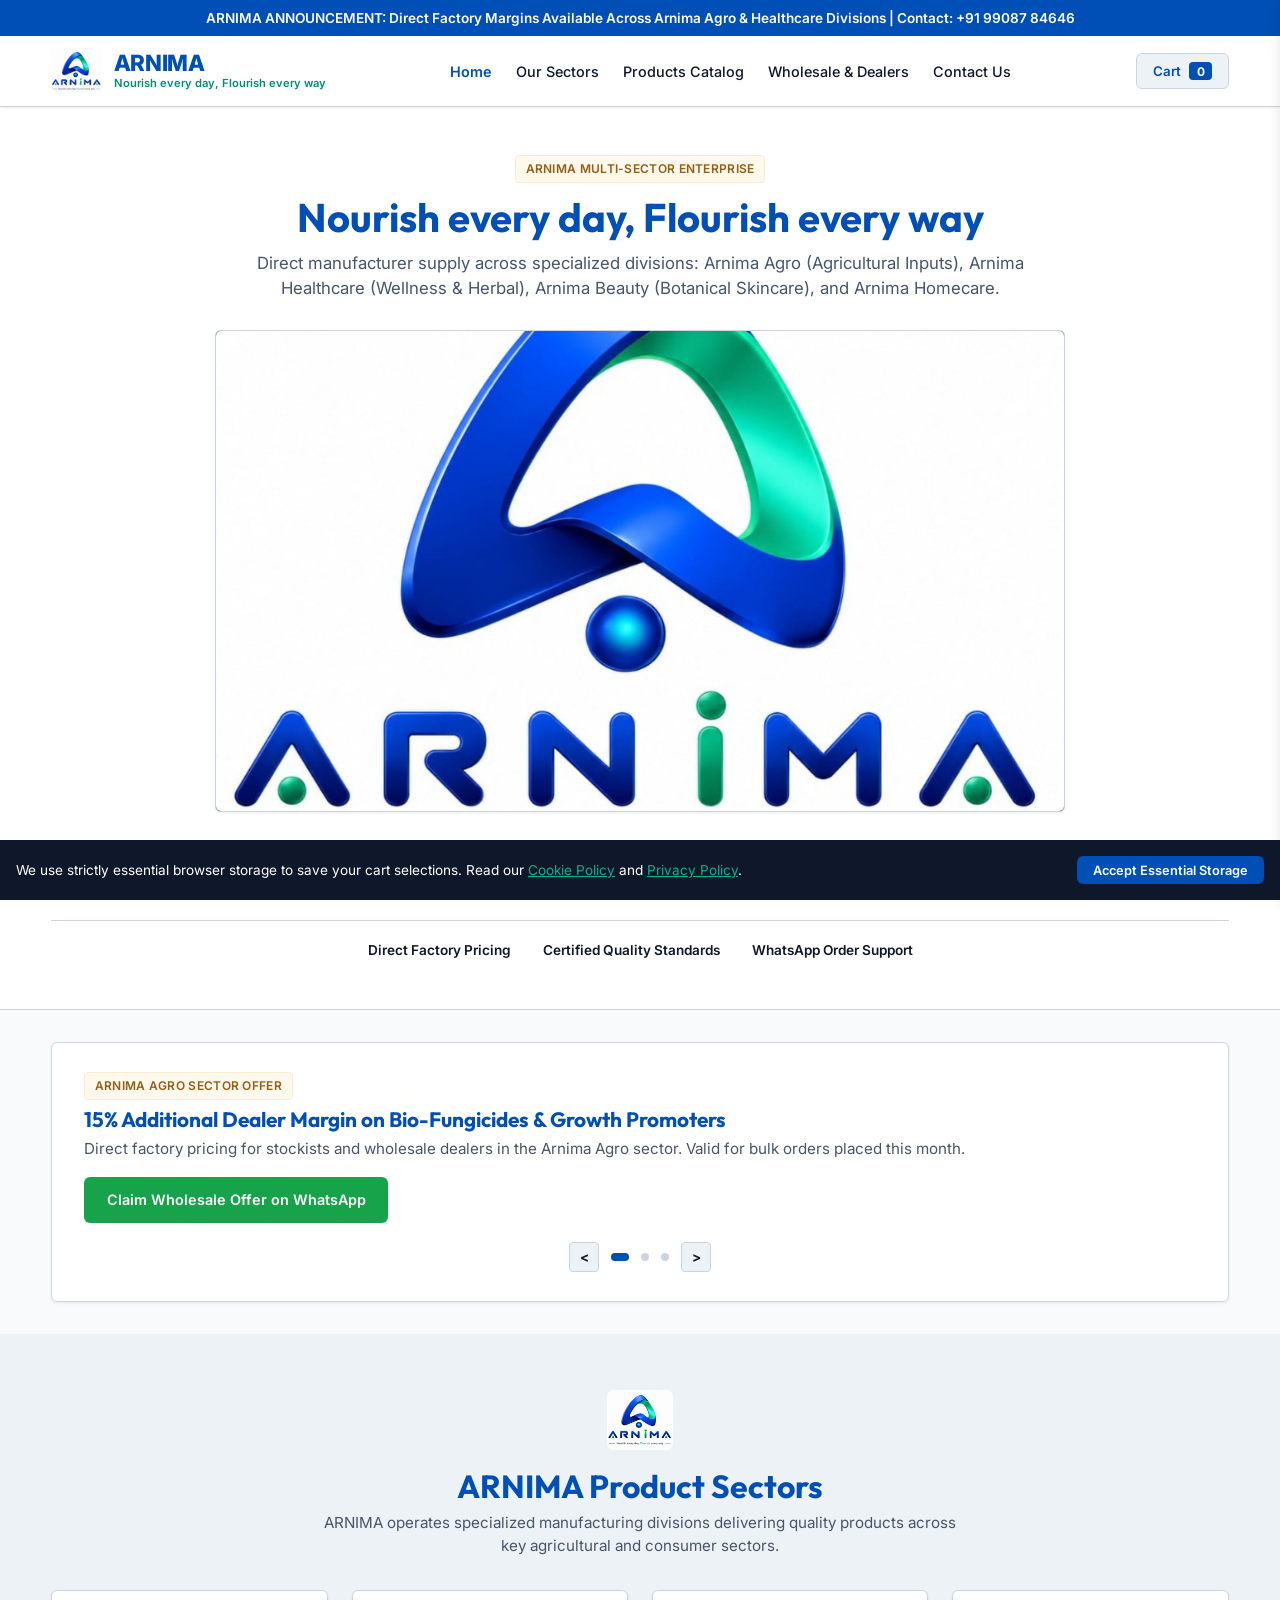
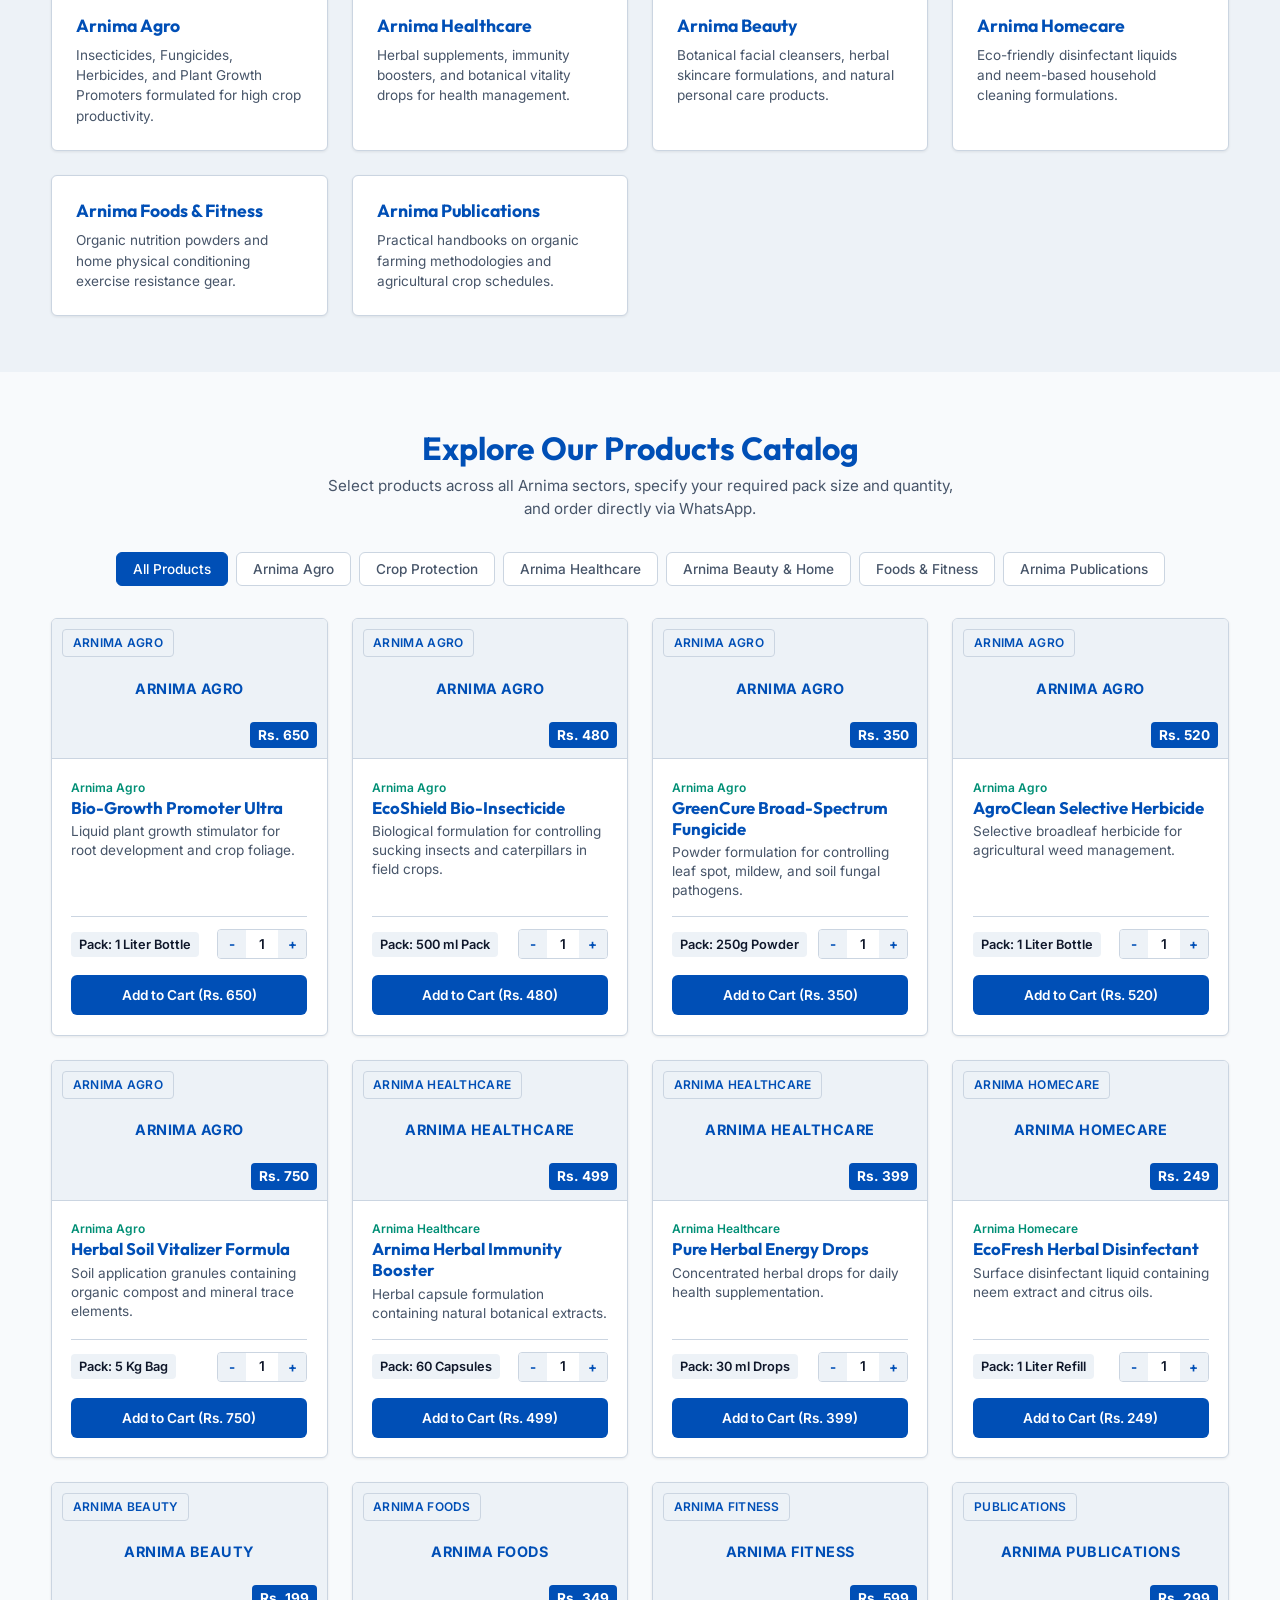
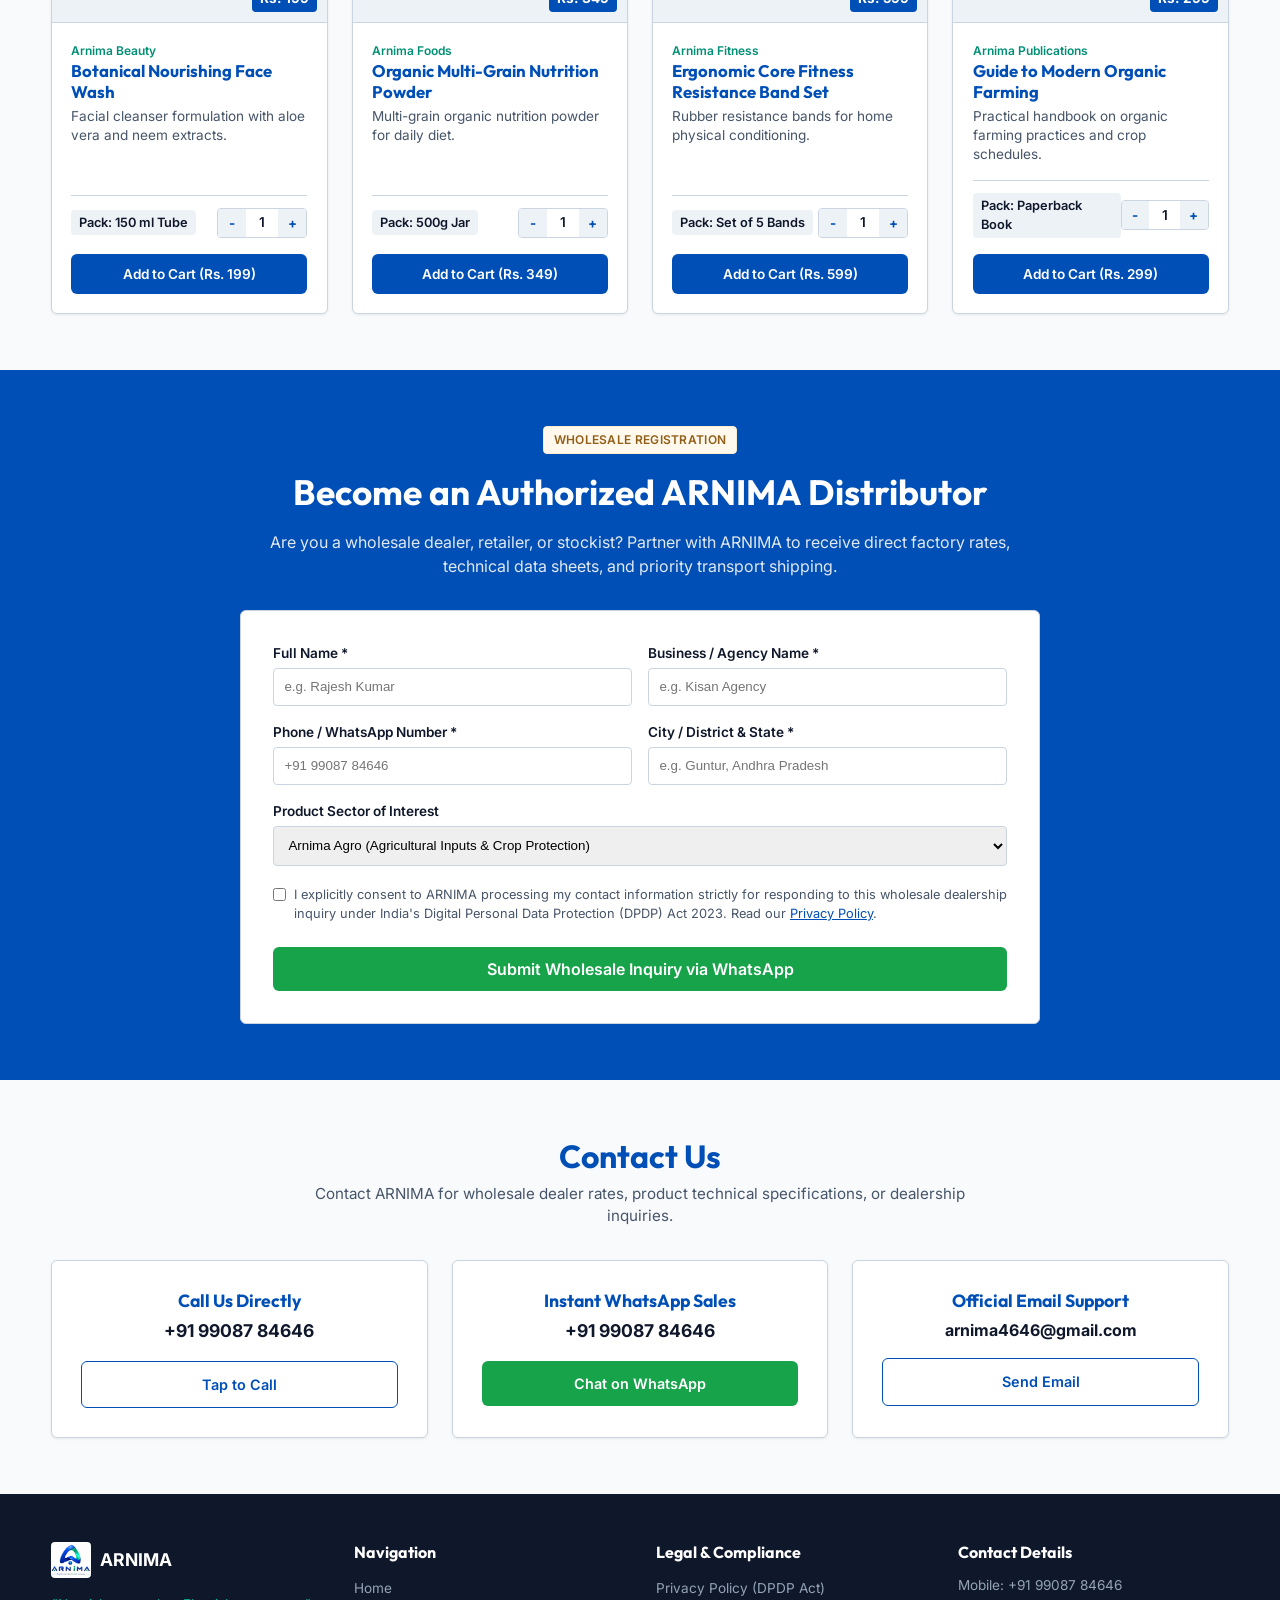
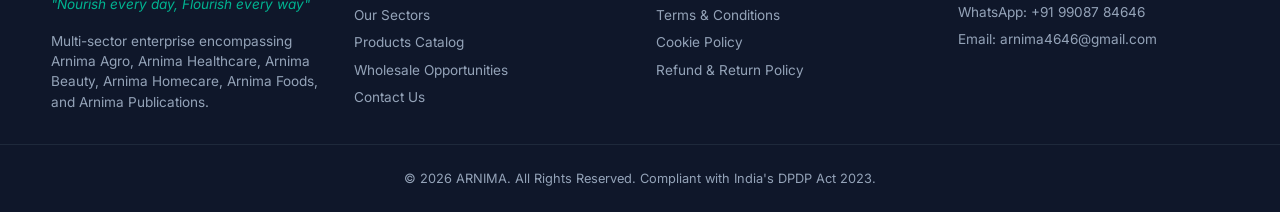
<file: index.html>
<!DOCTYPE html>
<html lang="en">
<head>
  <meta charset="UTF-8">
  <meta name="viewport" content="width=device-width, initial-scale=1.0">
  <title>ARNIMA | Nourish every day, Flourish every way</title>
  <meta name="description" content="ARNIMA is a multi-sector enterprise featuring Arnima Agro, Arnima Healthcare, Arnima Beauty, Arnima Homecare, Arnima Foods, and Arnima Publications. Direct manufacturer pricing across India.">
  <link rel="icon" type="image/jpeg" href="assets/arnima_logo.jpg">
  <link rel="stylesheet" href="styles.css">
</head>
<body>

  <!-- 1. Top Announcement Bar -->
  <div class="top-ticker-bar">
    <div id="top-ticker-content" class="ticker-content">
      ARNIMA ANNOUNCEMENT: Direct Factory Margins Available Across Arnima Agro & Healthcare Divisions | Contact: +91 99087 84646
    </div>
  </div>

  <!-- 2. Sticky Header & Navigation -->
  <header class="header">
    <div class="container nav-container">
      <a href="#home" class="logo-link" aria-label="ARNIMA Homepage">
        <img src="assets/arnima_logo.jpg" alt="ARNIMA Official Logo" class="logo-img">
        <div class="logo-text-group">
          <span class="logo-brand-name">ARNIMA</span>
          <span class="logo-tagline-text">Nourish every day, Flourish every way</span>
        </div>
      </a>

      <nav aria-label="Primary Navigation">
        <ul class="nav-links">
          <li><a href="#home" class="nav-link active">Home</a></li>
          <li><a href="#sectors" class="nav-link">Our Sectors</a></li>
          <li><a href="#products" class="nav-link">Products Catalog</a></li>
          <li><a href="#distributor" class="nav-link">Wholesale & Dealers</a></li>
          <li><a href="#contact" class="nav-link">Contact Us</a></li>
        </ul>
      </nav>

      <button id="cart-trigger" class="cart-btn-trigger" aria-label="Open Order Cart">
        <span>Cart</span>
        <span id="cart-count-badge" class="cart-badge-count">0</span>
      </button>
    </div>
  </header>

  <!-- 3. Hero Section -->
  <section id="home" class="hero">
    <div class="container">
      <div class="hero-header">
        <span class="badge badge-gold">ARNIMA MULTI-SECTOR ENTERPRISE</span>
        <h1>Nourish every day, Flourish every way</h1>
        <p class="hero-subtitle">
          Direct manufacturer supply across specialized divisions: Arnima Agro (Agricultural Inputs), Arnima Healthcare (Wellness & Herbal), Arnima Beauty (Botanical Skincare), and Arnima Homecare.
        </p>
      </div>

      <!-- Centered Video Player Container -->
      <div class="hero-video-wrapper">
        <video id="hero-intro-video" class="hero-video-player" autoplay loop muted playsinline poster="assets/arnima_logo.jpg" aria-label="ARNIMA Brand Video">
          <source src="assets/arnima_intro.mp4" type="video/mp4">
          <!-- Fallback Visual Card -->
          <div class="video-fallback-card">
            <img src="assets/arnima_logo.jpg" alt="ARNIMA Official Logo" style="height: 90px; width: auto; margin-bottom: 1rem; border-radius: 6px;">
            <h2 style="color: #ffffff; margin-bottom: 0.5rem;">ARNIMA Corporate Overview</h2>
            <p style="color: #94a3b8; max-width: 500px; font-size: 0.95rem; margin-bottom: 1.5rem;">
              Pioneering innovation across agriculture, healthcare, skincare, and household products.
            </p>
            <button class="btn btn-whatsapp" onclick="document.getElementById('products').scrollIntoView({behavior: 'smooth'})">
              Browse Products Catalog
            </button>
          </div>
        </video>
      </div>

      <div class="hero-actions" style="justify-content: center; display: flex; gap: 1rem;">
        <a href="#products" class="btn btn-primary">Browse Product Catalog</a>
        <a href="#distributor" class="btn btn-outline">Become a Distributor</a>
      </div>

      <div class="hero-trust-bar">
        <div class="trust-item">
          <span>Direct Factory Pricing</span>
        </div>
        <div class="trust-item">
          <span>Certified Quality Standards</span>
        </div>
        <div class="trust-item">
          <span>WhatsApp Order Support</span>
        </div>
      </div>
    </div>
  </section>

  <!-- 4. Featured Offers & Highlights Slider Section -->
  <section class="offer-slider-section">
    <div class="container">
      <div class="offer-card-container">
        <!-- Slide 1 -->
        <div class="offer-slide active" data-index="0">
          <div class="offer-slide-content">
            <div class="offer-info">
              <span class="badge badge-gold">ARNIMA AGRO SECTOR OFFER</span>
              <h3>15% Additional Dealer Margin on Bio-Fungicides & Growth Promoters</h3>
              <p class="offer-desc">
                Direct factory pricing for stockists and wholesale dealers in the Arnima Agro sector. Valid for bulk orders placed this month.
              </p>
              <a href="https://wa.me/919908784646?text=Hi%20Arnima!%20I%20am%20interested%20in%20the%2015%25%20Additional%20Dealer%20Margin%20Offer." target="_blank" class="btn btn-whatsapp">
                Claim Wholesale Offer on WhatsApp
              </a>
            </div>
          </div>
        </div>

        <!-- Slide 2 -->
        <div class="offer-slide" data-index="1">
          <div class="offer-slide-content">
            <div class="offer-info">
              <span class="badge badge-primary">FREIGHT SHIPPING</span>
              <h3>Free Freight Shipping on Wholesale Orders Above 50 Units</h3>
              <p class="offer-desc">
                Direct warehouse dispatch to your city stockist location across all Arnima product sectors.
              </p>
              <a href="https://wa.me/919908784646?text=Hi%20Arnima!%20I%20want%20to%20inquire%20about%20Free%20Freight%20Shipping%20for%20bulk%20orders." target="_blank" class="btn btn-whatsapp">
                Inquire Transport Freight
              </a>
            </div>
          </div>
        </div>

        <!-- Slide 3 -->
        <div class="offer-slide" data-index="2">
          <div class="offer-slide-content">
            <div class="offer-info">
              <span class="badge badge-gold">ARNIMA HEALTHCARE & BEAUTY</span>
              <h3>Herbal Immunity & Botanical Skincare Formulations Batch Live</h3>
              <p class="offer-desc">
                100% botanical formulations for personal care and daily wellness.
              </p>
              <a href="#products" class="btn btn-primary">
                View Product Details
              </a>
            </div>
          </div>
        </div>

        <!-- Slider Controls -->
        <div class="offer-nav-controls">
          <button class="slider-arrow-btn" onclick="prevOfferSlide()" aria-label="Previous Slide">&lt;</button>
          <span class="slider-dot active" onclick="goToOfferSlide(0)" role="button" aria-label="Slide 1"></span>
          <span class="slider-dot" onclick="goToOfferSlide(1)" role="button" aria-label="Slide 2"></span>
          <span class="slider-dot" onclick="goToOfferSlide(2)" role="button" aria-label="Slide 3"></span>
          <button class="slider-arrow-btn" onclick="nextOfferSlide()" aria-label="Next Slide">&gt;</button>
        </div>
      </div>
    </div>
  </section>

  <!-- 5. Our Sectors Showcase Section -->
  <section id="sectors" class="section" style="background-color: var(--bg-alt);">
    <div class="container">
      <div style="text-align: center; margin-bottom: 2rem;">
        <img src="assets/arnima_logo.jpg" alt="ARNIMA Brand Emblem" style="height: 60px; margin: 0 auto 1rem; border-radius: 6px;">
        <h2 class="section-title">ARNIMA Product Sectors</h2>
        <p class="section-desc">
          ARNIMA operates specialized manufacturing divisions delivering quality products across key agricultural and consumer sectors.
        </p>
      </div>

      <div class="sector-grid">
        <div class="sector-card">
          <h3 class="sector-card-title">Arnima Agro</h3>
          <p style="font-size: 0.85rem; color: var(--text-muted);">
            Insecticides, Fungicides, Herbicides, and Plant Growth Promoters formulated for high crop productivity.
          </p>
        </div>

        <div class="sector-card">
          <h3 class="sector-card-title">Arnima Healthcare</h3>
          <p style="font-size: 0.85rem; color: var(--text-muted);">
            Herbal supplements, immunity boosters, and botanical vitality drops for health management.
          </p>
        </div>

        <div class="sector-card">
          <h3 class="sector-card-title">Arnima Beauty</h3>
          <p style="font-size: 0.85rem; color: var(--text-muted);">
            Botanical facial cleansers, herbal skincare formulations, and natural personal care products.
          </p>
        </div>

        <div class="sector-card">
          <h3 class="sector-card-title">Arnima Homecare</h3>
          <p style="font-size: 0.85rem; color: var(--text-muted);">
            Eco-friendly disinfectant liquids and neem-based household cleaning formulations.
          </p>
        </div>

        <div class="sector-card">
          <h3 class="sector-card-title">Arnima Foods & Fitness</h3>
          <p style="font-size: 0.85rem; color: var(--text-muted);">
            Organic nutrition powders and home physical conditioning exercise resistance gear.
          </p>
        </div>

        <div class="sector-card">
          <h3 class="sector-card-title">Arnima Publications</h3>
          <p style="font-size: 0.85rem; color: var(--text-muted);">
            Practical handbooks on organic farming methodologies and agricultural crop schedules.
          </p>
        </div>
      </div>
    </div>
  </section>

  <!-- 6. Interactive Product Catalog Section -->
  <section id="products" class="section">
    <div class="container">
      <h2 class="section-title">Explore Our Products Catalog</h2>
      <p class="section-desc">
        Select products across all Arnima sectors, specify your required pack size and quantity, and order directly via WhatsApp.
      </p>

      <!-- Category Filter Tabs -->
      <div id="category-tabs" class="category-tabs" role="tablist" aria-label="Product Category Tabs">
        <button class="tab-btn active" data-category="all" role="tab">All Products</button>
        <button class="tab-btn" data-category="agro" role="tab">Arnima Agro</button>
        <button class="tab-btn" data-category="crop-protection" role="tab">Crop Protection</button>
        <button class="tab-btn" data-category="wellness" role="tab">Arnima Healthcare</button>
        <button class="tab-btn" data-category="personal-home" role="tab">Arnima Beauty & Home</button>
        <button class="tab-btn" data-category="food-fitness" role="tab">Foods & Fitness</button>
        <button class="tab-btn" data-category="books" role="tab">Arnima Publications</button>
      </div>

      <!-- Product Cards Container -->
      <div id="product-grid" class="product-grid">
        <!-- Injected via app.js -->
      </div>
    </div>
  </section>

  <!-- 7. Wholesale & Distributor Inquiry Section -->
  <section id="distributor" class="section" style="background-color: var(--primary); color: #ffffff;">
    <div class="container" style="max-width: 800px; text-align: center;">
      <span class="badge badge-gold" style="margin-bottom: 1rem;">WHOLESALE REGISTRATION</span>
      <h2 style="color: #ffffff; font-size: 2.2rem; margin-bottom: 1rem;">Become an Authorized ARNIMA Distributor</h2>
      <p style="color: #e2e8f0; margin-bottom: 2rem; font-size: 1rem;">
        Are you a wholesale dealer, retailer, or stockist? Partner with ARNIMA to receive direct factory rates, technical data sheets, and priority transport shipping.
      </p>

      <form id="distributor-form" style="background: #ffffff; color: var(--text-dark); padding: 2rem; border-radius: var(--radius-md); border: 1px solid var(--border-color); text-align: left;">
        <div style="display: grid; grid-template-columns: 1fr 1fr; gap: 1rem; margin-bottom: 1rem;">
          <div>
            <label for="dealer-name" style="font-size: 0.85rem; font-weight: 600; display: block; margin-bottom: 0.3rem;">Full Name *</label>
            <input type="text" id="dealer-name" required placeholder="e.g. Rajesh Kumar" style="width: 100%; padding: 0.65rem; border-radius: var(--radius-sm); border: 1px solid var(--border-color);">
          </div>
          <div>
            <label for="dealer-business" style="font-size: 0.85rem; font-weight: 600; display: block; margin-bottom: 0.3rem;">Business / Agency Name *</label>
            <input type="text" id="dealer-business" required placeholder="e.g. Kisan Agency" style="width: 100%; padding: 0.65rem; border-radius: var(--radius-sm); border: 1px solid var(--border-color);">
          </div>
        </div>

        <div style="display: grid; grid-template-columns: 1fr 1fr; gap: 1rem; margin-bottom: 1rem;">
          <div>
            <label for="dealer-phone" style="font-size: 0.85rem; font-weight: 600; display: block; margin-bottom: 0.3rem;">Phone / WhatsApp Number *</label>
            <input type="tel" id="dealer-phone" required placeholder="+91 99087 84646" style="width: 100%; padding: 0.65rem; border-radius: var(--radius-sm); border: 1px solid var(--border-color);">
          </div>
          <div>
            <label for="dealer-location" style="font-size: 0.85rem; font-weight: 600; display: block; margin-bottom: 0.3rem;">City / District & State *</label>
            <input type="text" id="dealer-location" required placeholder="e.g. Guntur, Andhra Pradesh" style="width: 100%; padding: 0.65rem; border-radius: var(--radius-sm); border: 1px solid var(--border-color);">
          </div>
        </div>

        <div style="margin-bottom: 1.2rem;">
          <label for="dealer-interest" style="font-size: 0.85rem; font-weight: 600; display: block; margin-bottom: 0.3rem;">Product Sector of Interest</label>
          <select id="dealer-interest" style="width: 100%; padding: 0.65rem; border-radius: var(--radius-sm); border: 1px solid var(--border-color);">
            <option value="Arnima Agro (Agricultural Inputs & Crop Protection)">Arnima Agro (Agricultural Inputs & Crop Protection)</option>
            <option value="Arnima Healthcare & Beauty">Arnima Healthcare & Beauty</option>
            <option value="All ARNIMA Sectors (Agro + Consumer)">All ARNIMA Sectors (Agro + Consumer)</option>
          </select>
        </div>

        <!-- Explicit Data Processing Consent under India DPDP Act 2023 -->
        <div style="margin-bottom: 1.5rem; font-size: 0.8rem; color: var(--text-muted); display: flex; gap: 0.5rem; align-items: flex-start;">
          <input type="checkbox" id="dealer-dpdp-consent" required style="margin-top: 3px;">
          <label for="dealer-dpdp-consent">
            I explicitly consent to ARNIMA processing my contact information strictly for responding to this wholesale dealership inquiry under India's Digital Personal Data Protection (DPDP) Act 2023. Read our <a href="privacy-policy.html" target="_blank" style="color: var(--primary); text-decoration: underline;">Privacy Policy</a>.
          </label>
        </div>

        <button type="submit" class="btn btn-whatsapp" style="width: 100%; font-size: 1rem;">
          Submit Wholesale Inquiry via WhatsApp
        </button>
      </form>
    </div>
  </section>

  <!-- 8. Dedicated Contact Us Section -->
  <section id="contact" class="section">
    <div class="container">
      <h2 class="section-title">Contact Us</h2>
      <p class="section-desc">
        Contact ARNIMA for wholesale dealer rates, product technical specifications, or dealership inquiries.
      </p>

      <div class="contact-grid">
        <!-- Phone Card -->
        <div class="contact-card">
          <h3 class="contact-card-title">Call Us Directly</h3>
          <p style="font-size: 1.1rem; font-weight: 700; color: var(--text-dark); margin-bottom: 1rem;">+91 99087 84646</p>
          <a href="tel:9908784646" class="btn btn-outline" style="width: 100%;">
            Tap to Call
          </a>
        </div>

        <!-- WhatsApp Card -->
        <div class="contact-card">
          <h3 class="contact-card-title">Instant WhatsApp Sales</h3>
          <p style="font-size: 1.1rem; font-weight: 700; color: var(--text-dark); margin-bottom: 1rem;">+91 99087 84646</p>
          <a href="https://wa.me/919908784646?text=Hi%20Arnima!%20I%20have%20a%20query." target="_blank" class="btn btn-whatsapp" style="width: 100%;">
            Chat on WhatsApp
          </a>
        </div>

        <!-- Email Card -->
        <div class="contact-card">
          <h3 class="contact-card-title">Official Email Support</h3>
          <p style="font-size: 1rem; font-weight: 700; color: var(--text-dark); margin-bottom: 1rem;">arnima4646@gmail.com</p>
          <a href="mailto:arnima4646@gmail.com" class="btn btn-outline" style="width: 100%;">
            Send Email
          </a>
        </div>
      </div>
    </div>
  </section>

  <!-- 9. Cart Drawer (Slide-Over Modal) -->
  <div id="cart-overlay" class="cart-drawer-overlay"></div>
  <aside id="cart-drawer" class="cart-drawer" aria-label="Shopping Cart">
    <div class="cart-header">
      <div style="display: flex; align-items: center; gap: 0.5rem;">
        <img src="assets/arnima_logo.jpg" alt="ARNIMA Logo" style="height: 24px; border-radius: 3px;">
        <h3>Your Order - ARNIMA</h3>
      </div>
      <button id="cart-close" class="cart-close-btn" aria-label="Close Shopping Cart">&times;</button>
    </div>

    <div id="cart-body" class="cart-body">
      <!-- Items dynamically populated via app.js -->
    </div>

    <div class="cart-footer">
      <div class="cart-buyer-type">
        <label for="buyer-type-select">I am ordering as a:</label>
        <select id="buyer-type-select" class="cart-buyer-select">
          <option value="Individual Buyer (B2C)">Individual Buyer</option>
          <option value="Wholesale Distributor / Stockist (B2B)">Wholesale Distributor / Stockist</option>
        </select>
      </div>

      <div style="display: flex; justify-content: space-between; align-items: center; margin-bottom: 1rem; font-weight: 700; font-size: 1.1rem; color: var(--primary); background: #ffffff; padding: 0.6rem 1rem; border-radius: var(--radius-sm); border: 1px solid var(--border-color);">
        <span>Estimated Total:</span>
        <span id="cart-total-amount" style="color: var(--secondary); font-size: 1.2rem;">Rs.0</span>
      </div>

      <button id="send-whatsapp-order" class="btn btn-whatsapp" style="width: 100%;">
        Place Order on WhatsApp (+91 99087 84646)
      </button>
    </div>
  </aside>

  <!-- 10. Cookie Consent Banner -->
  <div id="cookie-banner" style="position: fixed; bottom: 0; left: 0; width: 100%; background: #0f172a; color: #ffffff; padding: 1rem; z-index: 3000; box-shadow: var(--shadow-lg); display: flex; justify-content: space-between; align-items: center; flex-wrap: wrap; gap: 1rem; font-size: 0.85rem;">
    <div>
      We use strictly essential browser storage to save your cart selections. Read our <a href="cookie-policy.html" style="color: var(--accent); text-decoration: underline;">Cookie Policy</a> and <a href="privacy-policy.html" style="color: var(--accent); text-decoration: underline;">Privacy Policy</a>.
    </div>
    <button id="accept-cookies-btn" class="btn btn-primary" style="padding: 0.4rem 1rem; font-size: 0.8rem;">
      Accept Essential Storage
    </button>
  </div>

  <!-- 11. Legal Footer -->
  <footer style="background-color: #0f172a; color: #94a3b8; padding: 3rem 0 1.5rem;">
    <div class="container" style="display: grid; grid-template-columns: repeat(auto-fit, minmax(200px, 1fr)); gap: 2rem; margin-bottom: 2rem;">
      <div>
        <div style="display: flex; align-items: center; gap: 0.6rem; margin-bottom: 1rem;">
          <img src="assets/arnima_logo.jpg" alt="ARNIMA Official Logo" style="height: 36px; border-radius: 4px;">
          <span style="color: #ffffff; font-weight: 700; font-size: 1.1rem;">ARNIMA</span>
        </div>
        <p style="font-size: 0.85rem; font-style: italic; color: var(--accent); margin-bottom: 1rem;">"Nourish every day, Flourish every way"</p>
        <p style="font-size: 0.85rem;">Multi-sector enterprise encompassing Arnima Agro, Arnima Healthcare, Arnima Beauty, Arnima Homecare, Arnima Foods, and Arnima Publications.</p>
      </div>

      <div>
        <h4 style="color: #ffffff; margin-bottom: 0.8rem;">Navigation</h4>
        <ul style="list-style: none; font-size: 0.85rem; line-height: 2;">
          <li><a href="#home">Home</a></li>
          <li><a href="#sectors">Our Sectors</a></li>
          <li><a href="#products">Products Catalog</a></li>
          <li><a href="#distributor">Wholesale Opportunities</a></li>
          <li><a href="#contact">Contact Us</a></li>
        </ul>
      </div>

      <div>
        <h4 style="color: #ffffff; margin-bottom: 0.8rem;">Legal & Compliance</h4>
        <ul style="list-style: none; font-size: 0.85rem; line-height: 2;">
          <li><a href="privacy-policy.html">Privacy Policy (DPDP Act)</a></li>
          <li><a href="terms.html">Terms & Conditions</a></li>
          <li><a href="cookie-policy.html">Cookie Policy</a></li>
          <li><a href="refund-policy.html">Refund & Return Policy</a></li>
        </ul>
      </div>

      <div>
        <h4 style="color: #ffffff; margin-bottom: 0.8rem;">Contact Details</h4>
        <p style="font-size: 0.85rem; margin-bottom: 0.4rem;">Mobile: +91 99087 84646</p>
        <p style="font-size: 0.85rem; margin-bottom: 0.4rem;">WhatsApp: +91 99087 84646</p>
        <p style="font-size: 0.85rem;">Email: arnima4646@gmail.com</p>
      </div>
    </div>

    <div style="border-top: 1px solid #1e293b; padding-top: 1.5rem; text-align: center; font-size: 0.8rem;">
      &copy; 2026 ARNIMA. All Rights Reserved. Compliant with India's DPDP Act 2023.
    </div>
  </footer>

  <script src="app.js"></script>
</body>
</html>
</file>
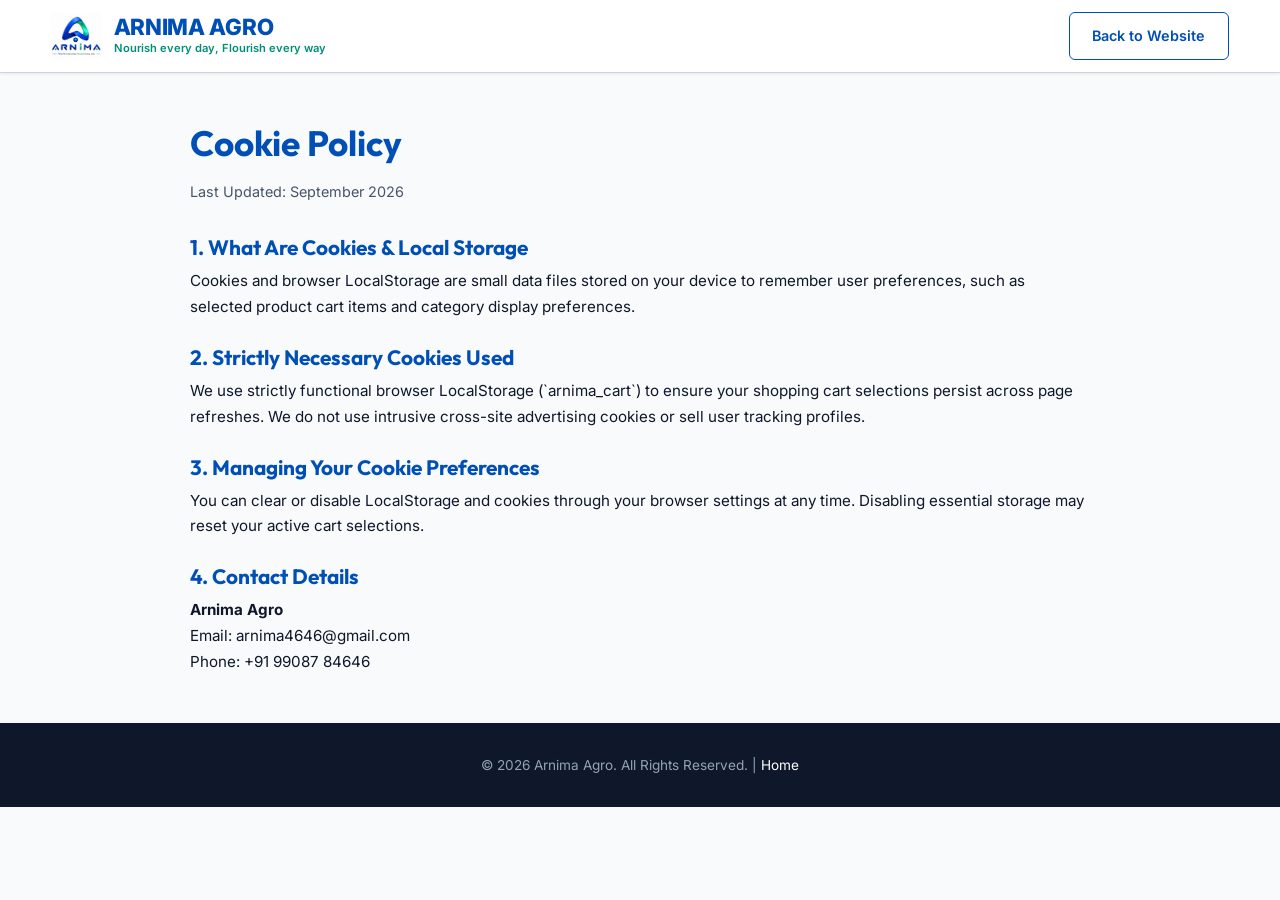
<file: cookie-policy.html>
<!DOCTYPE html>
<html lang="en">
<head>
  <meta charset="UTF-8">
  <meta name="viewport" content="width=device-width, initial-scale=1.0">
  <title>Cookie Policy | Arnima Agro</title>
  <meta name="description" content="Cookie Policy and privacy choices for Arnima Agro website users.">
  <link rel="icon" type="image/jpeg" href="assets/arnima_logo.jpg">
  <link rel="stylesheet" href="styles.css">
</head>
<body>

  <!-- Header -->
  <header class="header">
    <div class="container nav-container">
      <a href="index.html#home" class="logo-link">
        <img src="assets/arnima_logo.jpg" alt="Arnima Agro Official Logo" class="logo-img">
        <div class="logo-text-group">
          <span class="logo-brand-name">ARNIMA AGRO</span>
          <span class="logo-tagline-text">Nourish every day, Flourish every way</span>
        </div>
      </a>
      <a href="index.html" class="btn btn-outline">Back to Website</a>
    </div>
  </header>

  <main class="container section" style="max-width: 900px; padding: 3rem 0;">
    <h1 style="font-size: 2.2rem; margin-bottom: 1rem;">Cookie Policy</h1>
    <p style="color: var(--text-muted); font-size: 0.9rem; margin-bottom: 2rem;">Last Updated: September 2026</p>

    <div style="line-height: 1.7; font-size: 0.95rem; color: var(--text-dark);">
      <h2 style="font-size: 1.3rem; margin: 1.5rem 0 0.5rem;">1. What Are Cookies & Local Storage</h2>
      <p>Cookies and browser LocalStorage are small data files stored on your device to remember user preferences, such as selected product cart items and category display preferences.</p>

      <h2 style="font-size: 1.3rem; margin: 1.5rem 0 0.5rem;">2. Strictly Necessary Cookies Used</h2>
      <p>We use strictly functional browser LocalStorage (`arnima_cart`) to ensure your shopping cart selections persist across page refreshes. We do not use intrusive cross-site advertising cookies or sell user tracking profiles.</p>

      <h2 style="font-size: 1.3rem; margin: 1.5rem 0 0.5rem;">3. Managing Your Cookie Preferences</h2>
      <p>You can clear or disable LocalStorage and cookies through your browser settings at any time. Disabling essential storage may reset your active cart selections.</p>

      <h2 style="font-size: 1.3rem; margin: 1.5rem 0 0.5rem;">4. Contact Details</h2>
      <p><strong>Arnima Agro</strong><br>
      Email: arnima4646@gmail.com<br>
      Phone: +91 99087 84646</p>
    </div>
  </main>

  <footer style="background-color: #0f172a; color: #94a3b8; padding: 2rem 0; text-align: center; font-size: 0.85rem;">
    <div class="container">
      &copy; 2026 Arnima Agro. All Rights Reserved. | <a href="index.html" style="color: #ffffff;">Home</a>
    </div>
  </footer>

</body>
</html>
</file>
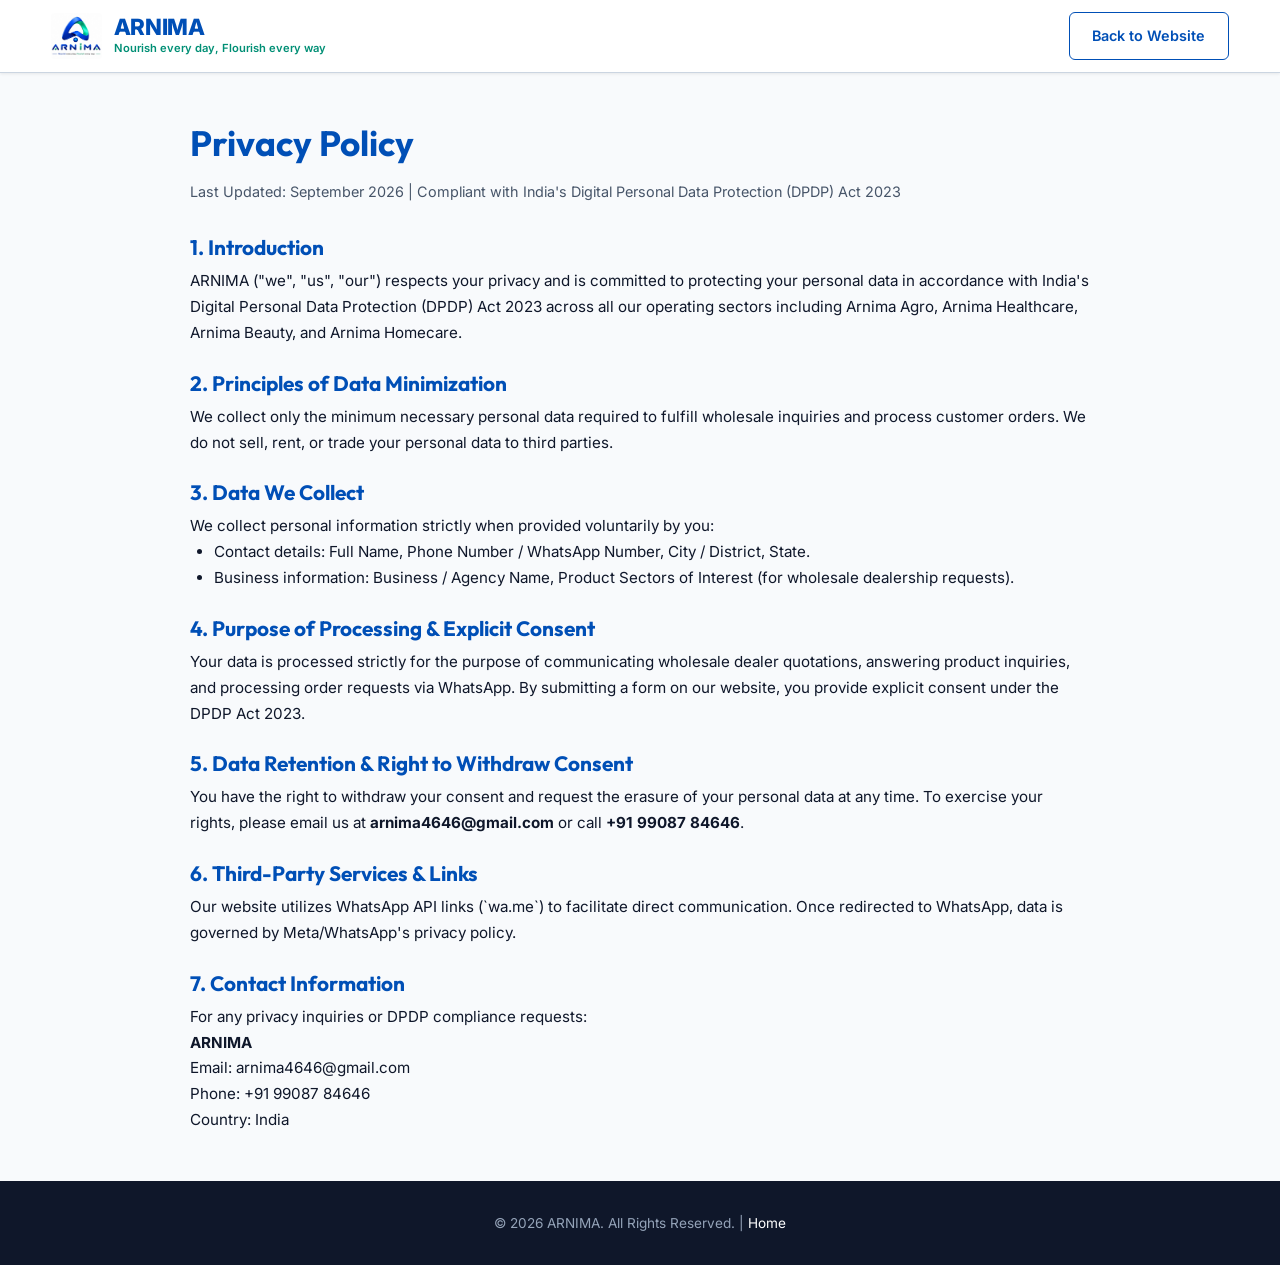
<file: privacy-policy.html>
<!DOCTYPE html>
<html lang="en">
<head>
  <meta charset="UTF-8">
  <meta name="viewport" content="width=device-width, initial-scale=1.0">
  <title>Privacy Policy | ARNIMA</title>
  <meta name="description" content="Privacy Policy for ARNIMA in compliance with India's Digital Personal Data Protection (DPDP) Act 2023.">
  <link rel="icon" type="image/jpeg" href="assets/arnima_logo.jpg">
  <link rel="stylesheet" href="styles.css">
</head>
<body>

  <!-- Header -->
  <header class="header">
    <div class="container nav-container">
      <a href="index.html#home" class="logo-link">
        <img src="assets/arnima_logo.jpg" alt="ARNIMA Official Logo" class="logo-img">
        <div class="logo-text-group">
          <span class="logo-brand-name">ARNIMA</span>
          <span class="logo-tagline-text">Nourish every day, Flourish every way</span>
        </div>
      </a>
      <a href="index.html" class="btn btn-outline">Back to Website</a>
    </div>
  </header>

  <main class="container section" style="max-width: 900px; padding: 3rem 0;">
    <h1 style="font-size: 2.2rem; margin-bottom: 1rem;">Privacy Policy</h1>
    <p style="color: var(--text-muted); font-size: 0.9rem; margin-bottom: 2rem;">Last Updated: September 2026 | Compliant with India's Digital Personal Data Protection (DPDP) Act 2023</p>

    <div style="line-height: 1.7; font-size: 0.95rem; color: var(--text-dark);">
      <h2 style="font-size: 1.3rem; margin: 1.5rem 0 0.5rem;">1. Introduction</h2>
      <p>ARNIMA ("we", "us", "our") respects your privacy and is committed to protecting your personal data in accordance with India's Digital Personal Data Protection (DPDP) Act 2023 across all our operating sectors including Arnima Agro, Arnima Healthcare, Arnima Beauty, and Arnima Homecare.</p>

      <h2 style="font-size: 1.3rem; margin: 1.5rem 0 0.5rem;">2. Principles of Data Minimization</h2>
      <p>We collect only the minimum necessary personal data required to fulfill wholesale inquiries and process customer orders. We do not sell, rent, or trade your personal data to third parties.</p>

      <h2 style="font-size: 1.3rem; margin: 1.5rem 0 0.5rem;">3. Data We Collect</h2>
      <p>We collect personal information strictly when provided voluntarily by you:</p>
      <ul style="margin-left: 1.5rem; margin-bottom: 1rem;">
        <li>Contact details: Full Name, Phone Number / WhatsApp Number, City / District, State.</li>
        <li>Business information: Business / Agency Name, Product Sectors of Interest (for wholesale dealership requests).</li>
      </ul>

      <h2 style="font-size: 1.3rem; margin: 1.5rem 0 0.5rem;">4. Purpose of Processing & Explicit Consent</h2>
      <p>Your data is processed strictly for the purpose of communicating wholesale dealer quotations, answering product inquiries, and processing order requests via WhatsApp. By submitting a form on our website, you provide explicit consent under the DPDP Act 2023.</p>

      <h2 style="font-size: 1.3rem; margin: 1.5rem 0 0.5rem;">5. Data Retention & Right to Withdraw Consent</h2>
      <p>You have the right to withdraw your consent and request the erasure of your personal data at any time. To exercise your rights, please email us at <strong>arnima4646@gmail.com</strong> or call <strong>+91 99087 84646</strong>.</p>

      <h2 style="font-size: 1.3rem; margin: 1.5rem 0 0.5rem;">6. Third-Party Services & Links</h2>
      <p>Our website utilizes WhatsApp API links (`wa.me`) to facilitate direct communication. Once redirected to WhatsApp, data is governed by Meta/WhatsApp's privacy policy.</p>

      <h2 style="font-size: 1.3rem; margin: 1.5rem 0 0.5rem;">7. Contact Information</h2>
      <p>For any privacy inquiries or DPDP compliance requests:</p>
      <p><strong>ARNIMA</strong><br>
      Email: arnima4646@gmail.com<br>
      Phone: +91 99087 84646<br>
      Country: India</p>
    </div>
  </main>

  <footer style="background-color: #0f172a; color: #94a3b8; padding: 2rem 0; text-align: center; font-size: 0.85rem;">
    <div class="container">
      &copy; 2026 ARNIMA. All Rights Reserved. | <a href="index.html" style="color: #ffffff;">Home</a>
    </div>
  </footer>

</body>
</html>
</file>
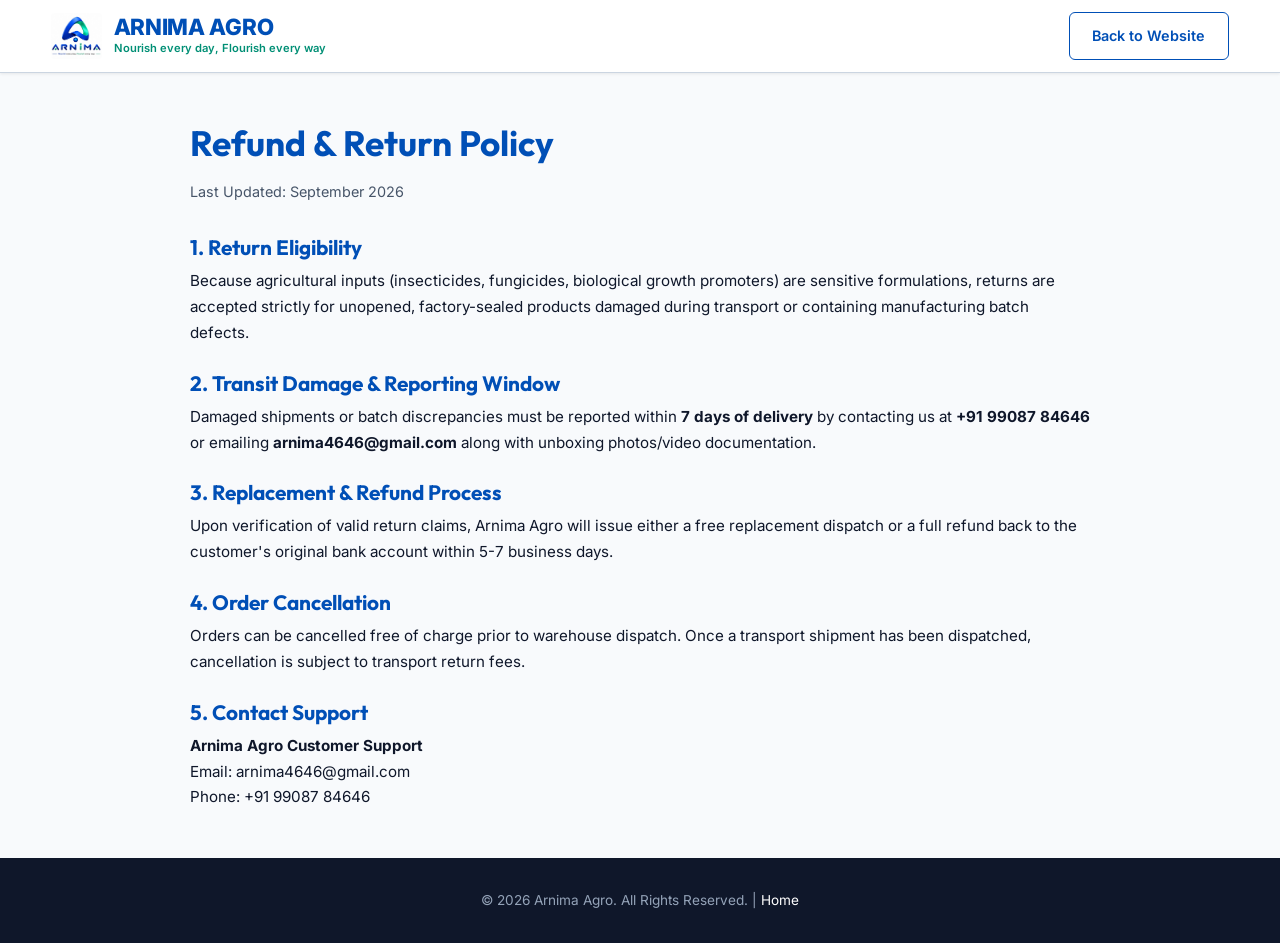
<file: refund-policy.html>
<!DOCTYPE html>
<html lang="en">
<head>
  <meta charset="UTF-8">
  <meta name="viewport" content="width=device-width, initial-scale=1.0">
  <title>Refund & Return Policy | Arnima Agro</title>
  <meta name="description" content="Refund, Return, and Cancellation policy for wholesale and retail orders at Arnima Agro.">
  <link rel="icon" type="image/jpeg" href="assets/arnima_logo.jpg">
  <link rel="stylesheet" href="styles.css">
</head>
<body>

  <!-- Header -->
  <header class="header">
    <div class="container nav-container">
      <a href="index.html#home" class="logo-link">
        <img src="assets/arnima_logo.jpg" alt="Arnima Agro Official Logo" class="logo-img">
        <div class="logo-text-group">
          <span class="logo-brand-name">ARNIMA AGRO</span>
          <span class="logo-tagline-text">Nourish every day, Flourish every way</span>
        </div>
      </a>
      <a href="index.html" class="btn btn-outline">Back to Website</a>
    </div>
  </header>

  <main class="container section" style="max-width: 900px; padding: 3rem 0;">
    <h1 style="font-size: 2.2rem; margin-bottom: 1rem;">Refund & Return Policy</h1>
    <p style="color: var(--text-muted); font-size: 0.9rem; margin-bottom: 2rem;">Last Updated: September 2026</p>

    <div style="line-height: 1.7; font-size: 0.95rem; color: var(--text-dark);">
      <h2 style="font-size: 1.3rem; margin: 1.5rem 0 0.5rem;">1. Return Eligibility</h2>
      <p>Because agricultural inputs (insecticides, fungicides, biological growth promoters) are sensitive formulations, returns are accepted strictly for unopened, factory-sealed products damaged during transport or containing manufacturing batch defects.</p>

      <h2 style="font-size: 1.3rem; margin: 1.5rem 0 0.5rem;">2. Transit Damage & Reporting Window</h2>
      <p>Damaged shipments or batch discrepancies must be reported within <strong>7 days of delivery</strong> by contacting us at <strong>+91 99087 84646</strong> or emailing <strong>arnima4646@gmail.com</strong> along with unboxing photos/video documentation.</p>

      <h2 style="font-size: 1.3rem; margin: 1.5rem 0 0.5rem;">3. Replacement & Refund Process</h2>
      <p>Upon verification of valid return claims, Arnima Agro will issue either a free replacement dispatch or a full refund back to the customer's original bank account within 5-7 business days.</p>

      <h2 style="font-size: 1.3rem; margin: 1.5rem 0 0.5rem;">4. Order Cancellation</h2>
      <p>Orders can be cancelled free of charge prior to warehouse dispatch. Once a transport shipment has been dispatched, cancellation is subject to transport return fees.</p>

      <h2 style="font-size: 1.3rem; margin: 1.5rem 0 0.5rem;">5. Contact Support</h2>
      <p><strong>Arnima Agro Customer Support</strong><br>
      Email: arnima4646@gmail.com<br>
      Phone: +91 99087 84646</p>
    </div>
  </main>

  <footer style="background-color: #0f172a; color: #94a3b8; padding: 2rem 0; text-align: center; font-size: 0.85rem;">
    <div class="container">
      &copy; 2026 Arnima Agro. All Rights Reserved. | <a href="index.html" style="color: #ffffff;">Home</a>
    </div>
  </footer>

</body>
</html>
</file>
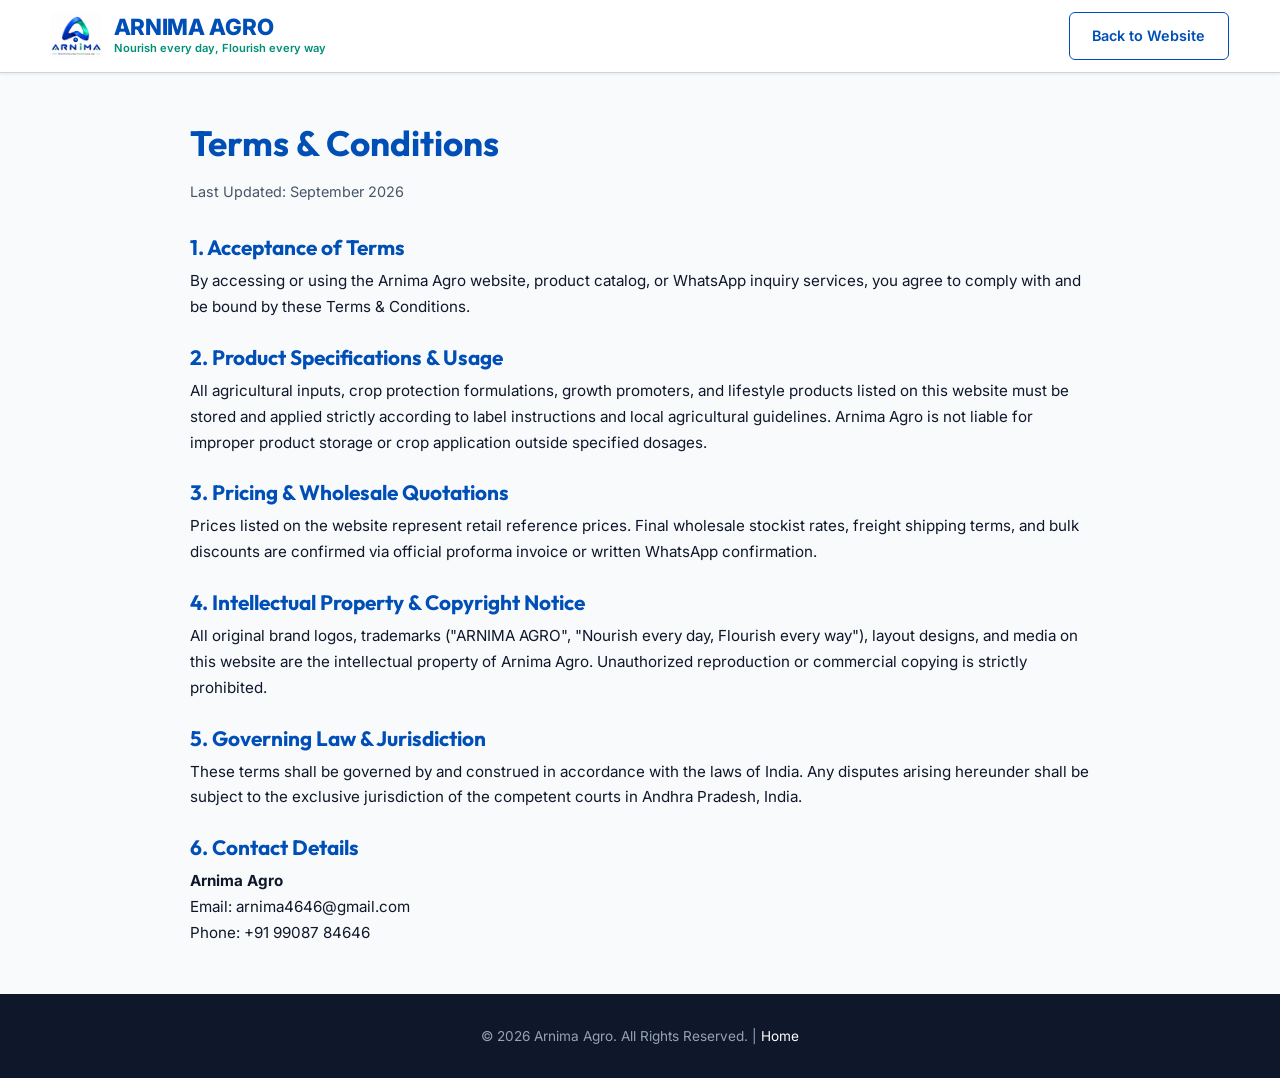
<file: terms.html>
<!DOCTYPE html>
<html lang="en">
<head>
  <meta charset="UTF-8">
  <meta name="viewport" content="width=device-width, initial-scale=1.0">
  <title>Terms & Conditions | Arnima Agro</title>
  <meta name="description" content="Terms and Conditions of service and wholesale dealership for Arnima Agro.">
  <link rel="icon" type="image/jpeg" href="assets/arnima_logo.jpg">
  <link rel="stylesheet" href="styles.css">
</head>
<body>

  <!-- Header -->
  <header class="header">
    <div class="container nav-container">
      <a href="index.html#home" class="logo-link">
        <img src="assets/arnima_logo.jpg" alt="Arnima Agro Official Logo" class="logo-img">
        <div class="logo-text-group">
          <span class="logo-brand-name">ARNIMA AGRO</span>
          <span class="logo-tagline-text">Nourish every day, Flourish every way</span>
        </div>
      </a>
      <a href="index.html" class="btn btn-outline">Back to Website</a>
    </div>
  </header>

  <main class="container section" style="max-width: 900px; padding: 3rem 0;">
    <h1 style="font-size: 2.2rem; margin-bottom: 1rem;">Terms & Conditions</h1>
    <p style="color: var(--text-muted); font-size: 0.9rem; margin-bottom: 2rem;">Last Updated: September 2026</p>

    <div style="line-height: 1.7; font-size: 0.95rem; color: var(--text-dark);">
      <h2 style="font-size: 1.3rem; margin: 1.5rem 0 0.5rem;">1. Acceptance of Terms</h2>
      <p>By accessing or using the Arnima Agro website, product catalog, or WhatsApp inquiry services, you agree to comply with and be bound by these Terms & Conditions.</p>

      <h2 style="font-size: 1.3rem; margin: 1.5rem 0 0.5rem;">2. Product Specifications & Usage</h2>
      <p>All agricultural inputs, crop protection formulations, growth promoters, and lifestyle products listed on this website must be stored and applied strictly according to label instructions and local agricultural guidelines. Arnima Agro is not liable for improper product storage or crop application outside specified dosages.</p>

      <h2 style="font-size: 1.3rem; margin: 1.5rem 0 0.5rem;">3. Pricing & Wholesale Quotations</h2>
      <p>Prices listed on the website represent retail reference prices. Final wholesale stockist rates, freight shipping terms, and bulk discounts are confirmed via official proforma invoice or written WhatsApp confirmation.</p>

      <h2 style="font-size: 1.3rem; margin: 1.5rem 0 0.5rem;">4. Intellectual Property & Copyright Notice</h2>
      <p>All original brand logos, trademarks ("ARNIMA AGRO", "Nourish every day, Flourish every way"), layout designs, and media on this website are the intellectual property of Arnima Agro. Unauthorized reproduction or commercial copying is strictly prohibited.</p>

      <h2 style="font-size: 1.3rem; margin: 1.5rem 0 0.5rem;">5. Governing Law & Jurisdiction</h2>
      <p>These terms shall be governed by and construed in accordance with the laws of India. Any disputes arising hereunder shall be subject to the exclusive jurisdiction of the competent courts in Andhra Pradesh, India.</p>

      <h2 style="font-size: 1.3rem; margin: 1.5rem 0 0.5rem;">6. Contact Details</h2>
      <p><strong>Arnima Agro</strong><br>
      Email: arnima4646@gmail.com<br>
      Phone: +91 99087 84646</p>
    </div>
  </main>

  <footer style="background-color: #0f172a; color: #94a3b8; padding: 2rem 0; text-align: center; font-size: 0.85rem;">
    <div class="container">
      &copy; 2026 Arnima Agro. All Rights Reserved. | <a href="index.html" style="color: #ffffff;">Home</a>
    </div>
  </footer>

</body>
</html>
</file>
<file: styles.css>
/* ==========================================================================
   Arnima - Parent Enterprise & Sectors Stylesheet
   Parent Company: ARNIMA
   Sectors: Arnima Agro, Arnima Healthcare, Arnima Beauty, Arnima Homecare, etc.
   Brand Tagline: "Nourish every day, Flourish every way"
   ========================================================================== */

/* 1. Google Fonts Import */
@import url('https://fonts.googleapis.com/css2?family=Inter:wght@400;500;600;700&family=Outfit:wght@500;600;700&display=swap');

/* 2. CSS Design Tokens */
:root {
  /* Official Brand Colors */
  --primary: #004fb6;         /* Corporate Royal Blue */
  --primary-hover: #003780;
  --secondary: #008f75;       /* Deep Forest Green */
  --accent: #00b391;          /* Cyan Green Accent */
  --accent-light: #f0fbf8;    /* Subtle Tint */

  /* Neutral Tones */
  --bg-main: #f8fafc;         /* Clean background */
  --bg-surface: #ffffff;      /* Surface card background */
  --bg-alt: #edf2f7;          /* Subtle section background */
  --text-dark: #0f172a;       /* Dark navy text */
  --text-muted: #475569;      /* Secondary text */
  --border-color: #cbd5e1;    /* Solid border */

  /* Shadows */
  --shadow-sm: 0 1px 3px rgba(0, 0, 0, 0.08);
  --shadow-md: 0 4px 12px rgba(0, 0, 0, 0.1);

  /* Typography */
  --font-heading: 'Outfit', sans-serif;
  --font-body: 'Inter', sans-serif;

  /* Layout & Spacing */
  --radius-sm: 4px;
  --radius-md: 6px;
  --transition: all 0.2s ease-in-out;
  --max-width: 1200px;
}

/* 3. Base Reset */
*, *::before, *::after {
  box-sizing: border-box;
  margin: 0;
  padding: 0;
}

html {
  scroll-behavior: smooth;
  font-size: 16px;
}

body {
  font-family: var(--font-body);
  background-color: var(--bg-main);
  color: var(--text-dark);
  line-height: 1.5;
  overflow-x: hidden;
  cursor: default;
}

h1, h2, h3, h4, h5, h6 {
  font-family: var(--font-heading);
  color: var(--primary);
  line-height: 1.25;
  font-weight: 700;
}

a {
  text-decoration: none;
  color: inherit;
  cursor: pointer;
  transition: var(--transition);
}

img {
  max-width: 100%;
  height: auto;
  display: block;
}

button {
  cursor: pointer;
  border: none;
  font-family: var(--font-body);
  transition: var(--transition);
}

/* 4. Top Announcement Bar */
.top-ticker-bar {
  background: var(--primary);
  color: #ffffff;
  padding: 0.5rem 1rem;
  font-size: 0.85rem;
  font-weight: 600;
  text-align: center;
}

/* 5. Utility Components */
.container {
  width: 92%;
  max-width: var(--max-width);
  margin: 0 auto;
}

.badge {
  display: inline-block;
  padding: 0.25rem 0.6rem;
  border-radius: var(--radius-sm);
  font-size: 0.75rem;
  font-weight: 600;
  letter-spacing: 0.3px;
  text-transform: uppercase;
}

.badge-primary {
  background-color: var(--bg-alt);
  color: var(--primary);
  border: 1px solid var(--border-color);
}

.badge-gold {
  background-color: #fff9ed;
  color: #925f18;
  border: 1px solid #faedcd;
}

.btn {
  display: inline-flex;
  align-items: center;
  justify-content: center;
  padding: 0.75rem 1.4rem;
  border-radius: var(--radius-md);
  font-weight: 600;
  font-size: 0.9rem;
  transition: var(--transition);
}

.btn-primary {
  background-color: var(--primary);
  color: #ffffff;
}

.btn-primary:hover {
  background-color: var(--primary-hover);
}

.btn-outline {
  background-color: transparent;
  border: 1px solid var(--primary);
  color: var(--primary);
}

.btn-outline:hover {
  background-color: var(--primary);
  color: #ffffff;
}

.btn-whatsapp {
  background-color: #16a34a;
  color: #ffffff;
  font-weight: 600;
}

.btn-whatsapp:hover {
  background-color: #15803d;
}

/* 6. Header & Navigation */
.header {
  position: sticky;
  top: 0;
  z-index: 1000;
  background: #ffffff;
  border-bottom: 1px solid var(--border-color);
  box-shadow: var(--shadow-sm);
  padding: 0.75rem 0;
}

.nav-container {
  display: flex;
  align-items: center;
  justify-content: space-between;
}

.logo-link {
  display: flex;
  align-items: center;
  gap: 0.75rem;
}

.logo-img {
  height: 46px;
  width: auto;
  border-radius: var(--radius-sm);
  object-fit: contain;
}

.logo-text-group {
  display: flex;
  flex-direction: column;
}

.logo-brand-name {
  font-size: 1.4rem;
  font-weight: 800;
  color: var(--primary);
  letter-spacing: -0.3px;
  line-height: 1.1;
}

.logo-tagline-text {
  font-size: 0.7rem;
  color: var(--secondary);
  font-weight: 600;
}

.nav-links {
  display: flex;
  align-items: center;
  gap: 1.5rem;
  list-style: none;
}

.nav-link {
  font-weight: 500;
  font-size: 0.9rem;
  color: var(--text-dark);
}

.nav-link:hover, .nav-link.active {
  color: var(--primary);
  font-weight: 600;
}

.cart-btn-trigger {
  background: var(--bg-alt);
  color: var(--primary);
  padding: 0.5rem 1rem;
  border-radius: var(--radius-md);
  font-weight: 600;
  display: flex;
  align-items: center;
  gap: 0.5rem;
  border: 1px solid var(--border-color);
}

.cart-btn-trigger:hover {
  background: var(--primary);
  color: #ffffff;
}

.cart-badge-count {
  background-color: var(--primary);
  color: #ffffff;
  font-size: 0.75rem;
  font-weight: 700;
  padding: 0.1rem 0.45rem;
  border-radius: var(--radius-sm);
}

.cart-btn-trigger:hover .cart-badge-count {
  background-color: #ffffff;
  color: var(--primary);
}

/* 7. Hero Section */
.hero {
  position: relative;
  padding: 3rem 0;
  background: #ffffff;
  border-bottom: 1px solid var(--border-color);
  text-align: center;
}

.hero-header {
  max-width: 800px;
  margin: 0 auto 1.8rem;
}

.hero-header h1 {
  font-size: 2.5rem;
  margin: 0.6rem 0;
  color: var(--primary);
  line-height: 1.2;
}

.hero-subtitle {
  font-size: 1.05rem;
  color: var(--text-muted);
  margin-bottom: 1.5rem;
}

/* Centered Video Player Container */
.hero-video-wrapper {
  max-width: 850px;
  margin: 0 auto 2rem;
  position: relative;
  border-radius: var(--radius-md);
  overflow: hidden;
  box-shadow: var(--shadow-sm);
  border: 1px solid var(--border-color);
  background: #0f172a;
}

.hero-video-player {
  width: 100%;
  max-height: 480px;
  display: block;
  object-fit: cover;
}

.video-fallback-card {
  padding: 3rem 1.5rem;
  background: #0f172a;
  color: #ffffff;
  display: flex;
  flex-direction: column;
  align-items: center;
  justify-content: center;
  min-height: 320px;
}

.hero-trust-bar {
  display: flex;
  justify-content: center;
  gap: 2rem;
  margin-top: 1.8rem;
  padding-top: 1.2rem;
  border-top: 1px solid var(--border-color);
  flex-wrap: wrap;
}

.trust-item {
  font-size: 0.85rem;
  font-weight: 600;
  color: var(--text-dark);
}

/* 8. Offer Slider Section */
.offer-slider-section {
  padding: 2rem 0;
  background: var(--bg-main);
}

.offer-card-container {
  background: #ffffff;
  border-radius: var(--radius-md);
  border: 1px solid var(--border-color);
  box-shadow: var(--shadow-sm);
  padding: 1.8rem 2rem;
}

.offer-slide {
  display: none;
}

.offer-slide.active {
  display: block;
}

.offer-info h3 {
  font-size: 1.3rem;
  color: var(--primary);
  margin: 0.4rem 0;
}

.offer-desc {
  color: var(--text-muted);
  font-size: 0.95rem;
  margin-bottom: 1rem;
}

.offer-nav-controls {
  display: flex;
  align-items: center;
  justify-content: center;
  gap: 0.75rem;
  margin-top: 1.2rem;
}

.slider-dot {
  width: 8px;
  height: 8px;
  border-radius: var(--radius-sm);
  background: var(--border-color);
  cursor: pointer;
}

.slider-dot.active {
  background: var(--primary);
  width: 18px;
}

.slider-arrow-btn {
  background: var(--bg-alt);
  color: var(--text-dark);
  width: 30px;
  height: 30px;
  border-radius: var(--radius-sm);
  display: flex;
  align-items: center;
  justify-content: center;
  font-weight: bold;
  font-size: 0.85rem;
  border: 1px solid var(--border-color);
}

.slider-arrow-btn:hover {
  background: var(--primary);
  color: #ffffff;
}

/* 9. Sectors Grid */
.sector-grid {
  display: grid;
  grid-template-columns: repeat(auto-fit, minmax(260px, 1fr));
  gap: 1.5rem;
  margin-top: 2rem;
}

.sector-card {
  background: #ffffff;
  border-radius: var(--radius-md);
  border: 1px solid var(--border-color);
  padding: 1.5rem;
  box-shadow: var(--shadow-sm);
}

.sector-card-title {
  font-size: 1.1rem;
  font-weight: 700;
  color: var(--primary);
  margin-bottom: 0.5rem;
}

/* 10. Catalog & Filter Tabs */
.section {
  padding: 3.5rem 0;
}

.section-title {
  text-align: center;
  margin-bottom: 0.4rem;
  font-size: 2rem;
  color: var(--primary);
}

.section-desc {
  text-align: center;
  color: var(--text-muted);
  max-width: 650px;
  margin: 0 auto 2rem;
  font-size: 0.95rem;
}

.category-tabs {
  display: flex;
  justify-content: center;
  gap: 0.5rem;
  flex-wrap: wrap;
  margin-bottom: 2rem;
}

.tab-btn {
  padding: 0.5rem 1rem;
  border-radius: var(--radius-md);
  background: #ffffff;
  border: 1px solid var(--border-color);
  color: var(--text-muted);
  font-weight: 500;
  font-size: 0.85rem;
}

.tab-btn:hover {
  border-color: var(--primary);
  color: var(--primary);
}

.tab-btn.active {
  background: var(--primary);
  color: #ffffff;
  border-color: var(--primary);
}

/* 11. Product Cards Grid */
.product-grid {
  display: grid;
  grid-template-columns: repeat(auto-fill, minmax(260px, 1fr));
  gap: 1.5rem;
}

.product-card {
  background-color: #ffffff;
  border-radius: var(--radius-md);
  border: 1px solid var(--border-color);
  overflow: hidden;
  box-shadow: var(--shadow-sm);
  display: flex;
  flex-direction: column;
}

.product-card:hover {
  border-color: var(--primary);
}

.product-img-wrapper {
  position: relative;
  height: 140px;
  background: var(--bg-alt);
  display: flex;
  align-items: center;
  justify-content: center;
  overflow: hidden;
  border-bottom: 1px solid var(--border-color);
}

.product-img-placeholder-text {
  font-size: 0.9rem;
  font-weight: 700;
  color: var(--primary);
  text-transform: uppercase;
  letter-spacing: 0.5px;
}

.product-badge-tag {
  position: absolute;
  top: 10px;
  left: 10px;
}

.product-price-badge {
  position: absolute;
  bottom: 10px;
  right: 10px;
  background: var(--primary);
  color: #ffffff;
  padding: 0.2rem 0.5rem;
  border-radius: var(--radius-sm);
  font-weight: 700;
  font-size: 0.85rem;
}

.product-info {
  padding: 1.2rem;
  display: flex;
  flex-direction: column;
  flex-grow: 1;
}

.product-title {
  font-size: 1.05rem;
  margin-bottom: 0.3rem;
  color: var(--primary);
}

.product-desc {
  font-size: 0.85rem;
  color: var(--text-muted);
  margin-bottom: 1rem;
  line-height: 1.4;
  flex-grow: 1;
}

.product-meta {
  display: flex;
  align-items: center;
  justify-content: space-between;
  margin-bottom: 1rem;
  padding-top: 0.75rem;
  border-top: 1px solid var(--border-color);
}

.product-pack {
  font-size: 0.8rem;
  font-weight: 600;
  color: var(--text-dark);
  background: var(--bg-alt);
  padding: 0.2rem 0.5rem;
  border-radius: var(--radius-sm);
}

.qty-control {
  display: flex;
  align-items: center;
  border: 1px solid var(--border-color);
  border-radius: var(--radius-sm);
  overflow: hidden;
}

.qty-btn {
  background: var(--bg-alt);
  width: 28px;
  height: 28px;
  display: flex;
  align-items: center;
  justify-content: center;
  font-weight: 700;
  color: var(--primary);
}

.qty-btn:hover {
  background: var(--border-color);
}

.qty-val {
  width: 32px;
  text-align: center;
  font-size: 0.85rem;
  font-weight: 600;
}

/* 12. Contact Cards Section */
.contact-grid {
  display: grid;
  grid-template-columns: repeat(auto-fit, minmax(280px, 1fr));
  gap: 1.5rem;
}

.contact-card {
  background: #ffffff;
  border-radius: var(--radius-md);
  border: 1px solid var(--border-color);
  padding: 1.8rem;
  text-align: center;
  box-shadow: var(--shadow-sm);
}

.contact-card:hover {
  border-color: var(--primary);
}

.contact-card-title {
  font-size: 1.1rem;
  margin-bottom: 0.4rem;
  color: var(--primary);
}

/* 13. Slide-Over Cart Drawer */
.cart-drawer-overlay {
  position: fixed;
  top: 0;
  left: 0;
  width: 100%;
  height: 100%;
  background: rgba(15, 23, 42, 0.4);
  z-index: 2000;
  opacity: 0;
  visibility: hidden;
  transition: var(--transition);
}

.cart-drawer-overlay.active {
  opacity: 1;
  visibility: visible;
}

.cart-drawer {
  position: fixed;
  top: 0;
  right: -420px;
  width: 100%;
  max-width: 420px;
  height: 100%;
  background: #ffffff;
  z-index: 2001;
  box-shadow: var(--shadow-md);
  display: flex;
  flex-direction: column;
  transition: var(--transition);
}

.cart-drawer.active {
  right: 0;
}

.cart-header {
  padding: 1.25rem 1.5rem;
  background: var(--primary);
  color: #ffffff;
  display: flex;
  align-items: center;
  justify-content: space-between;
}

.cart-header h3 {
  color: #ffffff;
  font-size: 1.1rem;
}

.cart-close-btn {
  background: transparent;
  color: #ffffff;
  font-size: 1.5rem;
  line-height: 1;
}

.cart-body {
  padding: 1.5rem;
  overflow-y: auto;
  flex-grow: 1;
}

.cart-empty-msg {
  text-align: center;
  padding: 3rem 1rem;
  color: var(--text-muted);
}

.cart-item {
  display: flex;
  gap: 1rem;
  padding: 1rem 0;
  border-bottom: 1px solid var(--border-color);
  align-items: center;
}

.cart-item-title {
  font-weight: 600;
  font-size: 0.95rem;
  color: var(--primary);
}

.cart-item-meta {
  font-size: 0.8rem;
  color: var(--text-muted);
}

.cart-footer {
  padding: 1.5rem;
  background: var(--bg-alt);
  border-top: 1px solid var(--border-color);
}

.cart-buyer-type {
  margin-bottom: 1rem;
}

.cart-buyer-type label {
  display: block;
  font-size: 0.85rem;
  font-weight: 600;
  margin-bottom: 0.3rem;
  color: var(--text-dark);
}

.cart-buyer-select {
  width: 100%;
  padding: 0.6rem;
  border-radius: var(--radius-sm);
  border: 1px solid var(--border-color);
  font-family: var(--font-body);
}

/* 14. Responsive Breakpoints */
@media (max-width: 900px) {
  .hero-header h1 {
    font-size: 2rem;
  }
  .nav-links {
    display: none;
  }
}
</file>
